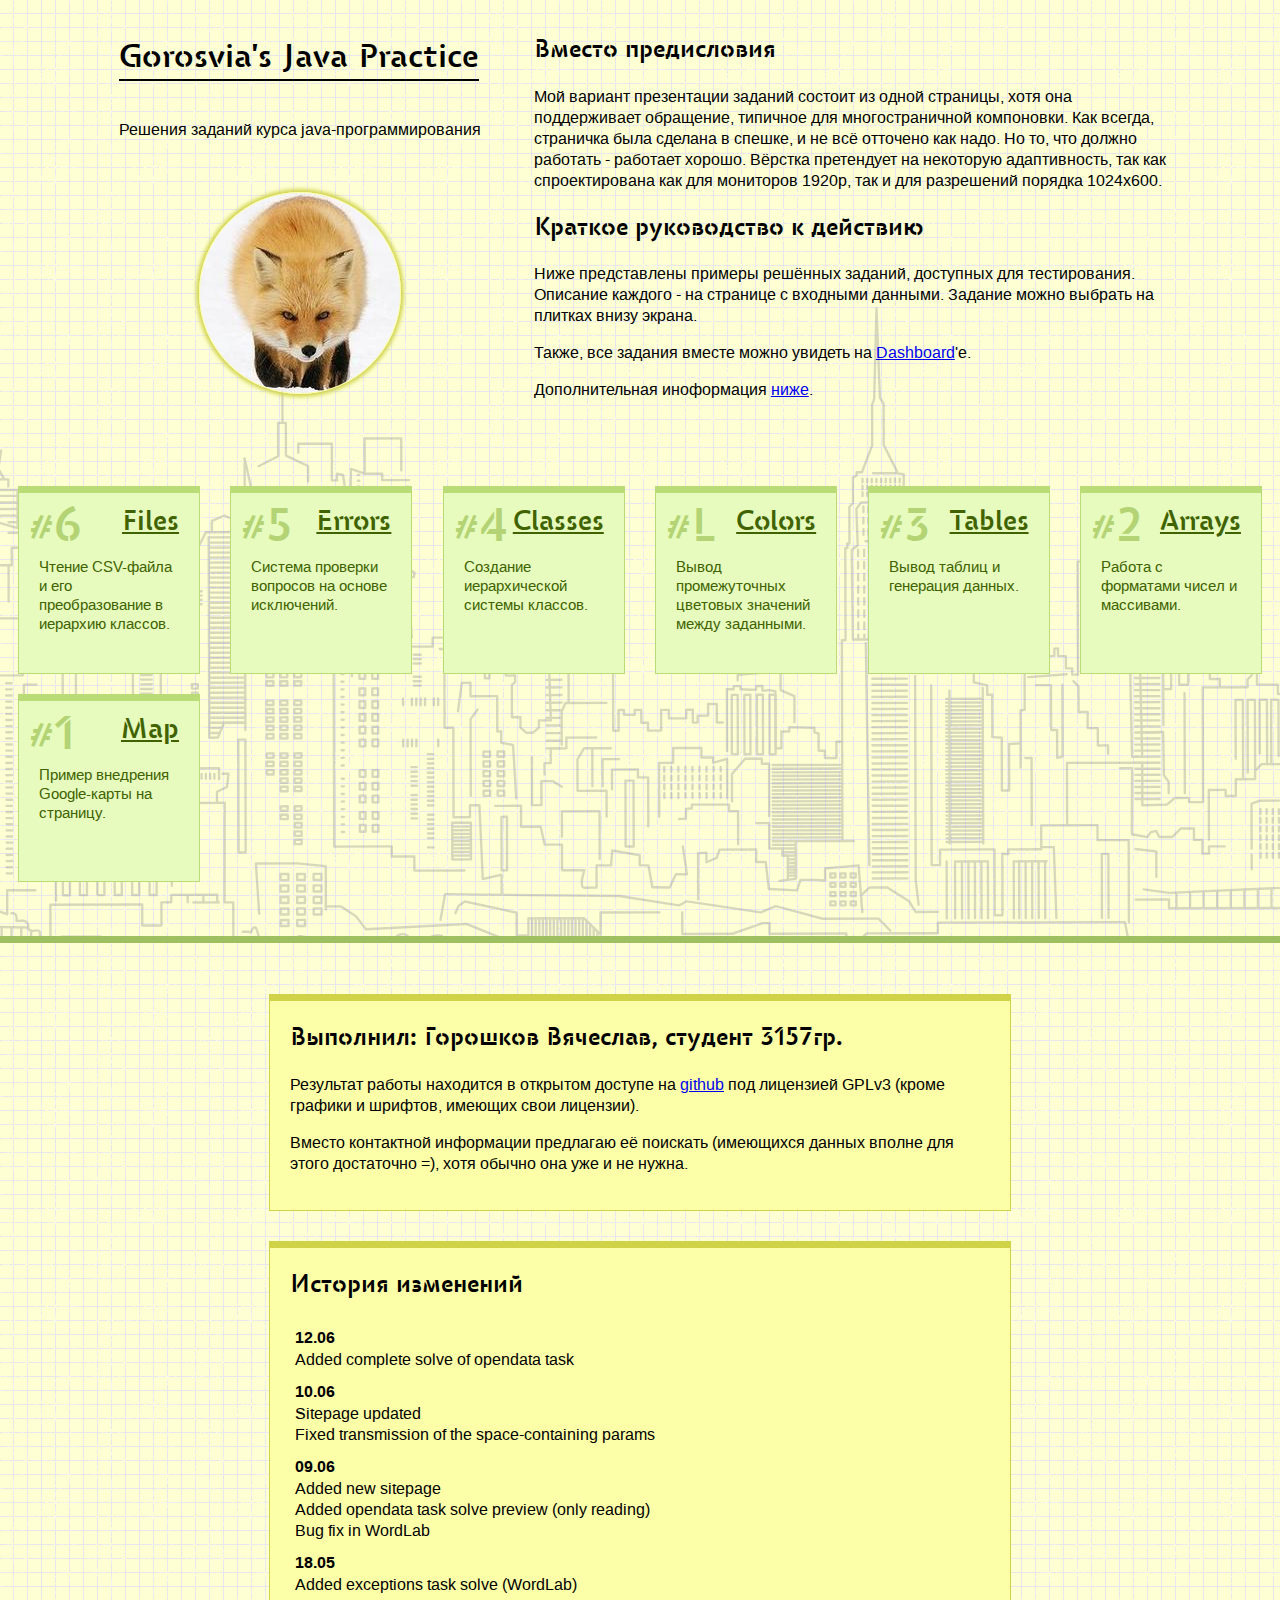
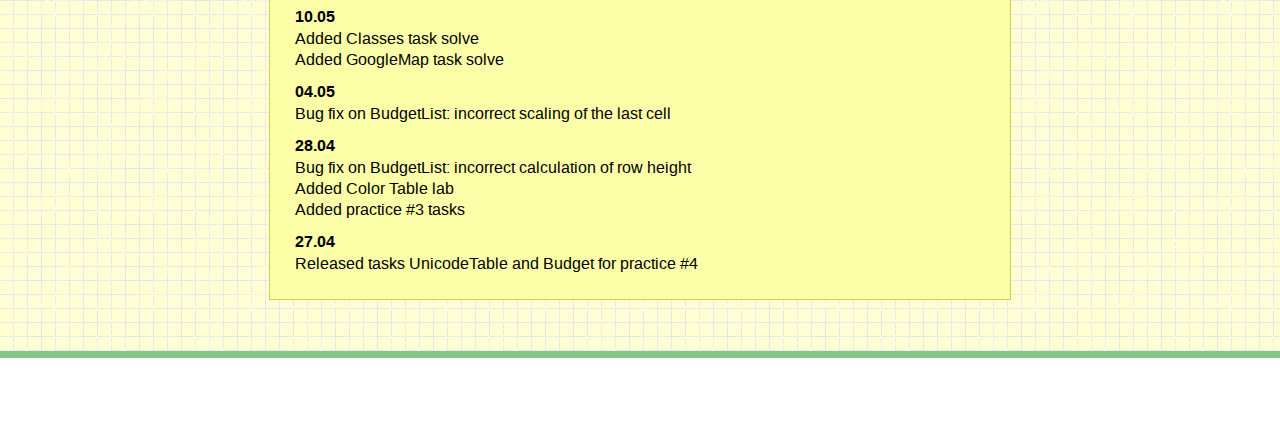
<file: prac4ce/war/index.html>
<!DOCTYPE html>
<html>

	<head>
		<meta charset="utf-8">
		<link rel="icon" href="static/favicon.ico">
		<link rel="stylesheet" href="static/style.css">
		<script type="text/javascript" src="static/jquery-2.1.3.min.js"></script>
		<script type="text/javascript" src="static/jquery-ui-1.10.4.min.js"></script>
		<script type="text/javascript" src="static/jquery-index-bind.js"></script>
		<title>Java Practice</title>
	</head>

	<body>
		<header>
			<div class="heading">
				<a href="#index">
					<h1>Gorosvia's Java Practice</h1>
				</a>
				<p> Решения заданий курса java-программирования</p>
				<div>
					<img src="static/img/avtr.jpg" alt="Аватар">
				</div>
			</div>
			<div class="text-head">
				<h2>Вместо предисловия</h2>
				<p> Мой вариант презентации заданий состоит из одной страницы, хотя она поддерживает
				    обращение, типичное для многостраничной компоновки. Как всегда, страничка была сделана
				    в спешке, и не всё отточено как надо. Но то, что должно работать - работает хорошо.
				    Вёрстка претендует на некоторую адаптивность, так как спроектирована как для мониторов 1920p,
				    так и для разрешений порядка 1024x600.</p>

				<h2>Краткое руководство к действию</h2>
				<p> Ниже представлены примеры решённых заданий, доступных для тестирования. Описание каждого - на странице с входными данными. Задание можно выбрать на плитках внизу экрана.</p>
				<p> Также, все задания вместе можно увидеть на <a href="#dash">Dashboard</a>'е.</p>
				<p> Дополнительная иноформация <a href="#index">ниже</a>.</p>

			</div>
			<div class="tiles">
				<div class="tile"><a href="#files">
					<div class="num">#6</div>
					<u>Files</u>
					<div class="desc left-clear">
						Чтение CSV-файла и его преобразование в иерархию классов.
					</div>
				</a></div>
				<div class="tile"><a href="#exceptions">
					<div class="num">#5</div>
					<u>Errors</u>
					<div class="desc left-clear">
						Система проверки вопросов на основе исключений.
					</div>
				</a></div>
				<div class="tile"><a href="#classes">
					<div class="num">#4</div>
					<u>Classes</u>
					<div class="desc left-clear">
						Создание иерархической системы классов.
					</div>
				</a></div>
				<div class="tile"><a href="#colors">
					<div class="num">#L</div>
					<u>Colors</u>
					<div class="desc left-clear">
						Вывод промежуточных цветовых значений между заданными.
					</div>
				</a></div>
				<div class="tile"><a href="#tables">
					<div class="num">#3</div>
					<u>Tables</u>
					<div class="desc left-clear">
						Вывод таблиц и генерация данных.
					</div>
				</a></div>
				<div class="tile"><a href="#arrays">
					<div class="num">#2</div>
					<u>Arrays</u>
					<div class="desc left-clear">
						Работа с форматами чисел и массивами.
					</div>
				</a></div>
				<div class="tile"><a href="gmap.html">
					<div class="num">#1</div>
					<u>Map</u>
					<div class="desc left-clear">
						Пример внедрения Google-карты на страницу.
					</div>
				</a></div>
				<div class="tile empty"></div>
				<div class="tile empty"></div>
				<div class="tile empty"></div>
				<div class="tile empty"></div>
				<div class="tile empty"></div>
				<div class="tile empty"></div>
			</div>
		</header>


		<div class="main">

			<div class="task" id="index">
				<div class="task-container" id="Info">
					<div class="task-desc">
						<h2>Выполнил: Горошков Вячеслав, студент 3157гр.</h2>
						<p>Результат работы находится в открытом доступе на <a href="https://github.com/gorosvia/prac4ce">github</a> под лицензией GPLv3 (кроме графики и шрифтов, имеющих свои лицензии).</p>
						<p>Вместо контактной информации предлагаю её поискать (имеющихся данных
						    вполне для этого достаточно =), хотя обычно она уже и не нужна.</p>
					</div>
					<div class="task-desc changelog">
						<h2>История изменений</h2>
						<ul>
							<li>
								<b>12.06</b><br>
								Added complete solve of opendata task<br>
							</li>
							<li>
								<b>10.06</b><br>
								Sitepage updated <br>
								Fixed transmission of the space-containing params <br>
							</li>
							<li>
								<b>09.06</b><br>
								Added new sitepage <br>
								Added opendata task solve preview (only reading) <br>
								Bug fix in WordLab <br>
							</li>
							<li>
								<b>18.05</b><br>
								Added exceptions task solve (WordLab)
							</li>
							<li>
								<b>10.05</b><br>
								Added Classes task solve<br>
								Added GoogleMap task solve
							</li>
							<li>
								<b>04.05</b><br>
								Bug fix on BudgetList: incorrect scaling of the last cell
							</li>
							<li>
								<b>28.04</b><br>
								Bug fix on BudgetList: incorrect calculation of row height <br>
								Added Color Table lab <br>
								Added practice #3 tasks
							</li>
							<li>
								<b>27.04</b><br>
								Released tasks UnicodeTable and Budget for practice #4
							</li>
						</ul>
					</div>
				</div>
			</div>


			<!-- Practice #7 - to 09.06.15 -->
			<div class="task" id="files">
				<div class="task-container" id="OpenData">
					<div class="task-desc">
						<h2>Чтение CSV</h2>
						<p> Сервлет выполняет чтение из структуры датасета об <a href="http://data.gov.spb.ru/datasets/10/">ограничениях дорожного движения</a>, считываемом при первом обращении к нему.</p>
						<p> Из функционала доступны: поиск по улице (по соответствию), поиск активных ограничений на дату и промотр списков организаций и событий по районам. По ссылкам в таблице загружается дополнительная информация в зависимости от контекста объекта.</p>

					</div>
					<div class="task-form">

						<div class="block">
							<h2>Входные данные</h2>
							<form>
								<input type="text"   id="OpenDataSelect" placeholder="Поиск...">
								<input type="button" id="OpenDataBtnSelectAddress"   value="Адрес">
								<input type="button" id="OpenDataBtnSelectDate"      value="Дата">
								<input type="button" id="OpenDataBtnHide"            value="Скрыть!">
								<br><br>
								<input type="button" id="OpenDataBtnListDistrict"    value="Список районов">
								<input type="button" id="OpenDataBtnListCompany"     value="Список организаций">
								<input type="button" id="OpenDataBtnListRestriction" value="Все события">
								<input type="button" id="OpenDataBtnGetLog"          value="Лог">
							</form>
						</div>

						<div class="block response">
						<!-- Empty! -->
						</div>

					</div>
				</div>
			</div>


			<!-- Practice #6 - to xx.05.15 -->
			<div class="task" id="exceptions">
				<div class="task-container" id="WordLab">
					<div class="task-desc">
						<h2>Вопросы и ответы</h2>
						<p>Система выдаёт вопрос и ожидает сообщение решения, по результату проверки которого выводится сообщение о его корректности.</p>
						<p>В качестве ответов поддерживаются типы Integer, Double и String.</p>
					</div>
					<div class="task-form">

						<div class="block">
							<h2>Входные данные</h2>
							<form>
								<input type="button" id="WordLabGetQuestion" value="Запросить вопрос">
								<input type="button" id="WordLabBtnHide"     value="Скрыть!">
								<input type="button" id="WordAnswerBtn"      value="Проверить!">
							</form>
						</div>

						<div class="block response">
						<!-- Empty! -->
						</div>

					</div>
				</div>
			</div>


			<!-- Practice #5 - to 11.05.15 -->
			<div class="task" id="classes">
				<div class="task-container" id="StruLab">
					<div class="task-desc">
						<h2>Симулятор деканата (MVP)</h2>
						<p>Здесь представлен концепт системы для автоматизации работы деканата ИТМО =)</p>
						<p>Можно создать именованный факультет, и для него будут созданы группы студентов, студенты и список экзаменов.</p>
						<p>Инициировав сессию можно наблюдать за результатами прохождения испытаний, и впоследствии отчислить студентов, имеющих более 2-х задолженностей.</p>
					</div>
					<div class="task-form">

						<div class="block">
							<h2>Входные данные</h2>
							<form>
								<input type="button" id="StruLabBtnHide" value="Скрыть!">
								<br><br>
								<input type="text"   id="StruLabDepName" placeholder="Фаукультет">
								<input type="button" id="StruLabCreDep" value="Create department">
								<br><br>
								<input type="button" id="StruLabCallExams" value="Pass Exams">
								<input type="button" id="StruLabKillStudents" value="Kill non-passers">
								<input type="button" id="StruLabViewStats" value="View stats">
							</form>
						</div>

						<div class="block response">
						<!-- Empty! -->
						</div>

					</div>
				</div>
			</div>


			<!-- Practice #4 - to 28.04.15 -->
			<div class="task" id="tables">
				<div class="task-container" id="UniTable">
					<div class="task-desc">
						<h2>UnicodeTable</h2>
						<p> <b>Входные данные:</b> десятичные номера начального и конечного символов.</p>
						<p> В качестве ответа выводится список символов между заданными границами.</p>
						<p> Первый режим выводит только символы, второй - символы и численное значение их кода.</p>
					</div>
					<div class="task-form">

						<div class="block">
							<h2>Входные данные</h2>
							<form>
								<input type="text" class="NumericInput" id="UniMin" placeholder="Номер первого символа" value="33222">
								<input type="text" class="NumericInput" id="UniMax" placeholder="Номер второго символа" value="33333">
								<input type="button" id="UniTableBtn"       value="Кратко">
								<input type="button" id="UniTableBtnAdData" value="Подробно">
								<input type="button" id="UniTableBtnHide"   value="Скрыть!">
							</form>
						</div>

						<div class="block response">
						<!-- Empty! -->
						</div>

					</div>
				</div>
				<div class="task-container" id="ListBudget">
					<div class="task-desc">
						<h2>ListBudget</h2>
						<p><b>Входные данные:</b> название статьи и её объем. Кнопкой "добавить" можно добавить ещё одну строку для ввода данных.</p>
						<p>В качестве ответа выводится таблица с ячейками, пропорциональными сумме статьи с подписями и цветовой маркировкой.</p>
						<p></p>
					</div>
					<div class="task-form">

						<div class="block">
							<h2>Входные данные</h2>
							<form>
								<input type="button" id="BuBtnAdd"   value="Добавить">
								<input type="button" id="BuBtnCalc"  value="Рассчитать">
								&nbsp;
								<input type="button" id="BuBtnReset" value="Сбросить!">
								<input type="button" id="BuBtnHide"  value="Скрыть!">

							<ul id="BudgetList">
								<li>
									<input type="text" id="BuDesc0" placeholder="Статья">
									&nbsp;
									<input type="text" id="BudSum0" placeholder="Сумма">
								</li>
							</ul>
							</form>
						</div>

						<div class="block response">
						<!-- Empty! -->
						</div>

					</div>
				</div>
			</div>

			<!-- Colors - lab from lecture at 28.04.15 -->
			<div class="task" id="colors">
				<div class="task-container" id="ColorTable">
					<div class="task-desc">
						<h2>ColorPalette</h2>
						<p><b>Входные данные:</b> начальный и конечный коды цветов в шестнадцатиричном формате (8 бит на канал).</p>
						<p>В качестве ответа выводит список из 16 промежуточных цветовых значенй, взятых через равные промежутки.</p>
					</div>
					<div class="task-form">

						<div class="block">
							<h2>Входные данные</h2>
							<form>
								<input type="text" class="NumericInput" id="ColorMin" placeholder="Номер первого символа" value="00FF00">
								<input type="text" class="NumericInput" id="ColorMax" placeholder="Номер второго символа" value="00FF99">
								<input type="button" id="ColorTableBtn"       value="Показать">
								<input type="button" id="ColorTableBtnHide"   value="Скрыть!">
							</form>
						</div>

						<div class="block response">
						<!-- Empty! -->
						</div>

					</div>
				</div>
			</div>

			<!-- Practice #3 - to 07.04.15 -->
			<div class="task" id="arrays">
				<div class="task-container" id="NearTen">
					<div class="task-desc">
						<h2>NearTen</h2>
						<p><b>Входные данные:</b> два числа в формате с плавающей точкой.</p>
						<p>В качестве ответа выводится ближайшее к 10 из них (по модулю).</p>
					</div>
					<div class="task-form">

						<div class="block">
							<h2>Входные данные</h2>
							<form>
								<input type="text" class="NumericInput"  id="NearTenM" placeholder="M" value="5">
								<input type="text" class="NumericInput"  id="NearTenN" placeholder="M" value="14">
								<input type="button" id="NearTenBtn"     value="Запрос">
								<input type="button" id="NearTenBtnHide" value="Скрыть!">
							</form>
						</div>

						<div class="block response">
						<!-- Empty! -->
						</div>

					</div>
				</div>
				<div class="task-container" id="SquareRoots">
					<div class="task-desc">
						<h2>SquareRoots</h2>
						<p><b>Входные данные:</b> коэффициенты квадратного уравнения.</p>
						<p>В качестве ответа выводятся корни уравнения (при их наличии).</p>
					</div>
					<div class="task-form">

						<div class="block">
							<h2>Входные данные</h2>
							<form>
								<input type="text" class="NumericInput"  id="SquareRootsA" placeholder="A" value="2">
								X<sup>2</sup> +
								<input type="text" class="NumericInput"  id="SquareRootsB" placeholder="B" value="1">
								X +
								<input type="text" class="NumericInput"  id="SquareRootsC" placeholder="C" value="-1">
								= 0
								<input type="button" id="SquareRootsBtn"     value="Запрос">
								<input type="button" id="SquareRootsBtnHide" value="Скрыть!">
							</form>
						</div>

						<div class="block response">
						<!-- Empty! -->
						</div>

					</div>
				</div>
				<div class="task-container" id="RandomArrays">
					<div class="task-desc">
						<h2>RandomArrays</h2>
						<p>В качестве ответа выводятся массивы случайных чисел в диапазоне от 0 до 90 или от -99 до 99.</p>
					</div>
					<div class="task-form">

						<div class="block">
							<h2>Входные данные</h2>
							<form>
								<input type="button" id="RandomArrayBtn"     value="Запрос 1">
								<input type="button" id="RandomArrayBtn2"    value="Запрос 2">
								<input type="button" id="RandomArrayBtnHide" value="Скрыть!">
							</form>
						</div>

						<div class="block response">
						<!-- Empty! -->
						</div>

					</div>
				</div>
			</div>

		</div><!-- .main -->

		<footer>
			<div>(c) GorosVia'15</div>
		</footer>

	</body>
</html>
</file>
<file: prac4ce/war/static/style.css>
@import "font/arimo/arimo.css";
@import "font/zion/zion.css";
body{
	margin: 0;
	padding: 0;
	font-family: 'Arimo';
}

h1,h2,h3,h4,h5,h6{
	font-family: 'ZionTrain';
}

header{
	width:100%;
	min-height: 100vh;
	padding-bottom: 4vh;
	border-bottom: solid 7px #9FC061;
	display: flex;
	justify-content:center;
	align-items: flex-start;
	flex-wrap: wrap;
	/* AppEngine don't send content-encoding header to use svgz */
	background: url("img/new-york-city-skyline-vector.svg") center no-repeat,
	            url("img/backgroundCells.png") repeat,
	            #FEFFD3;
}
.heading{
	/* Top Right Bot Left */
	min-width: 250px;
	margin: 1%;
}
.heading a{
	text-decoration: none;
	color: #000;
}
.heading h1{
	display: inline-block;
	border-bottom: #000 2px solid;
}
.heading div{
	text-align: center;
}
.heading img{
	border: solid  1px #FDFEA8;
	border-radius: 50%;
	box-shadow: 0 0 3pt 2pt #D0D247;
	margin: 4vh auto;
}

.text-head{
	width: 50%;
	min-width: 300px;
	margin: 1%;
	margin-left: 40px;
	margin-right: 0px;
}
.main{
	min-height: 100vh;
	margin-bottom: 80px;
	background-color: #FEFFD3;
	background-repeat: repeat;
	background-image: url("img/backgroundCells.png");
	padding-bottom: 4vh;
	border-bottom: solid 7px #83C687;
}
.tiles{
	width:100%;
	margin-top: auto;
	padding: 2vh;
	padding-top: 0;
	display: flex;
	justify-content: space-between;
	flex-wrap: wrap;
}
.tile{
	width: 13%;
	height: 20vh;
	min-height: 150px;
	min-width: 180px;
	margin: 0px;
	margin-top: 20px;
	padding: 0px;
	background-color: #E6FBBD;
	border: solid 1px #B9DC77;
	border-top: solid 7px #B9DC77;
	text-align: right;
	overflow: hidden;
}

.tile .num{
	float: left;
	font-family: 'ZionTrain';
	font-size: 5vh;
	color: #B3D374; /*9FC061*/
	margin-left: -10px;
	margin-top: -8px;
}

.tile a{
	font-family: 'ZionTrain';
	color: #406200;
	min-height: 20vh;
	padding: 20px;
	padding-top: 10px;
	margin: 0;
	display: block;
	text-decoration: none;
	font-size: 20pt;
}

.tile .desc{
	font-family: 'Arimo';
	display: block;
	color: #406200;
	font-size: 1.1ex;
	text-align: left;
	width: 100%;
}

.tile.empty{
	height: 0px;
	min-height: 0px;
	margin-top: 0px;
	margin-bottom: 0px;
	padding-top: 0px;
	padding-bottom: 0px;
	background-color: inherit;
	border:0px;
}

.task{
	margin: 0px;
	padding: 0px;
	padding-top: 4vh;
}
.task-container{
	display: flex;
	justify-content:center;
	flex-wrap: wrap;
}
.task-desc{
	width: 60%;
	min-width: 540px;
	max-width: 700px;
	margin: 15px;
	padding: 20px;
	padding-top: 0px;
	background-color: #FDFEA8;
	border: solid 1px #D0D247;
	border-top: solid 7px #D0D247;
}
.task-desc.changelog ul {
	padding: 5px;
	margin: 0px;
	list-style: none;
}
.task-desc.changelog li + li {
	padding-top: 10px;
	margin: 0px;
}

footer{
	width: 100%;
	height: 80px;
	position: fixed;
	bottom: 0px;
	z-index: -1;
	background-color: #CBEBCD;
	font-family: 'ZionTrain';
	font-size: 30px;
	color: #7EBF81;
	text-align: center;
}
footer div{
	padding-top: 20px;
}

.left{
	float: left;
}
.left-clear{
	clear: left;
}
.right{
	float: right;
}
.right-clear{
	clear: right;
}

.block{
	background-color: #E6FBBD;
	border: solid 1px #B9DC77;
	border-top: solid 7px #B9DC77;
}
.BGcolor0,.block-item,.block-item-big{
	background-color: #AEFD8C;
}
.BGcolor1{
	background-color: #9EF230;
}
.BGcolor2{
	background-color: #9AF280;
}
.BGcolor3{
	background-color: #85FF6D;
}
.BGcolor4{
	background-color: #6DFFAC;
}
.BGcolor5{
	background-color: #31F974;
}
.BGcolor6{
	background-color: #8BEF8B;
}
.BGcolor7{
	background-color: #73F47B;
}
.BGcolor8{
	background-color: #41F700;
}
.BGcolor9{
	background-color: #B3F931;
}
.block-item-big > sub{
	color: #299E3F;
}

.block{
	width: 560px;
	margin: 15px;
	padding: 10px;
	text-align: center;
}
.block-item{
	width: 20px;
	height: 20px;
	margin: 5px;
	padding: 5px;
	float: left;
	overflow: hidden;
}
.block-item-big{
	width: 50px;
	height: 50px;
	margin: 5px;
	padding: 5px;
	float: left;
	overflow: hidden;
}
.block-clear{
	clear: left;
}

.NumericInput{
	width: 100px;
}

#WordLab .block.response{
	text-align: left;
}

#OpenData .block.response{
	text-align: left;
}

#ColorTable .block.response sub{
	font-size: 8pt;
	background-color: #AEFD8C;
	border: solid 1px #99DB7A;
}
#ListBudget  ul{
	list-style-type: decimal;
}
#ListBudget  li{
	padding-top: 3px;
}
#BudgeTable{
	color: #299E3F;
	width: 100%;
	height: 250px;
}
#BudgeTable, #BudgeTable td{
	padding: 7px;
	border: #299E3F 1px solid;
	border-collapse: collapse;
	text-align: left;
	vertical-align: top;
}
#BudgeTable b{
	color: #1D8230;
}

#RandomArrays .block.response > div{
	display: inline-block;
}

#StruLab .block+.block{
	text-align: left;
}

#OpenData .block{
	width: 800px;
	max-width: 800px;
	min-width: 800px;
}
#OpenData .block+.block{
	overflow-x: scroll;
}
#OpenData .block table{
	border-collapse: collapse;
}
#OpenData .block tr{
	background-color: #BAE46B;
}
#OpenData .block tr+tr{
	background-color: inherit;
}
#OpenData .block td{
	margin: 0;
	padding: 7px;
	border: #299E3F 1px solid;
	text-align: left;
}
</file>
